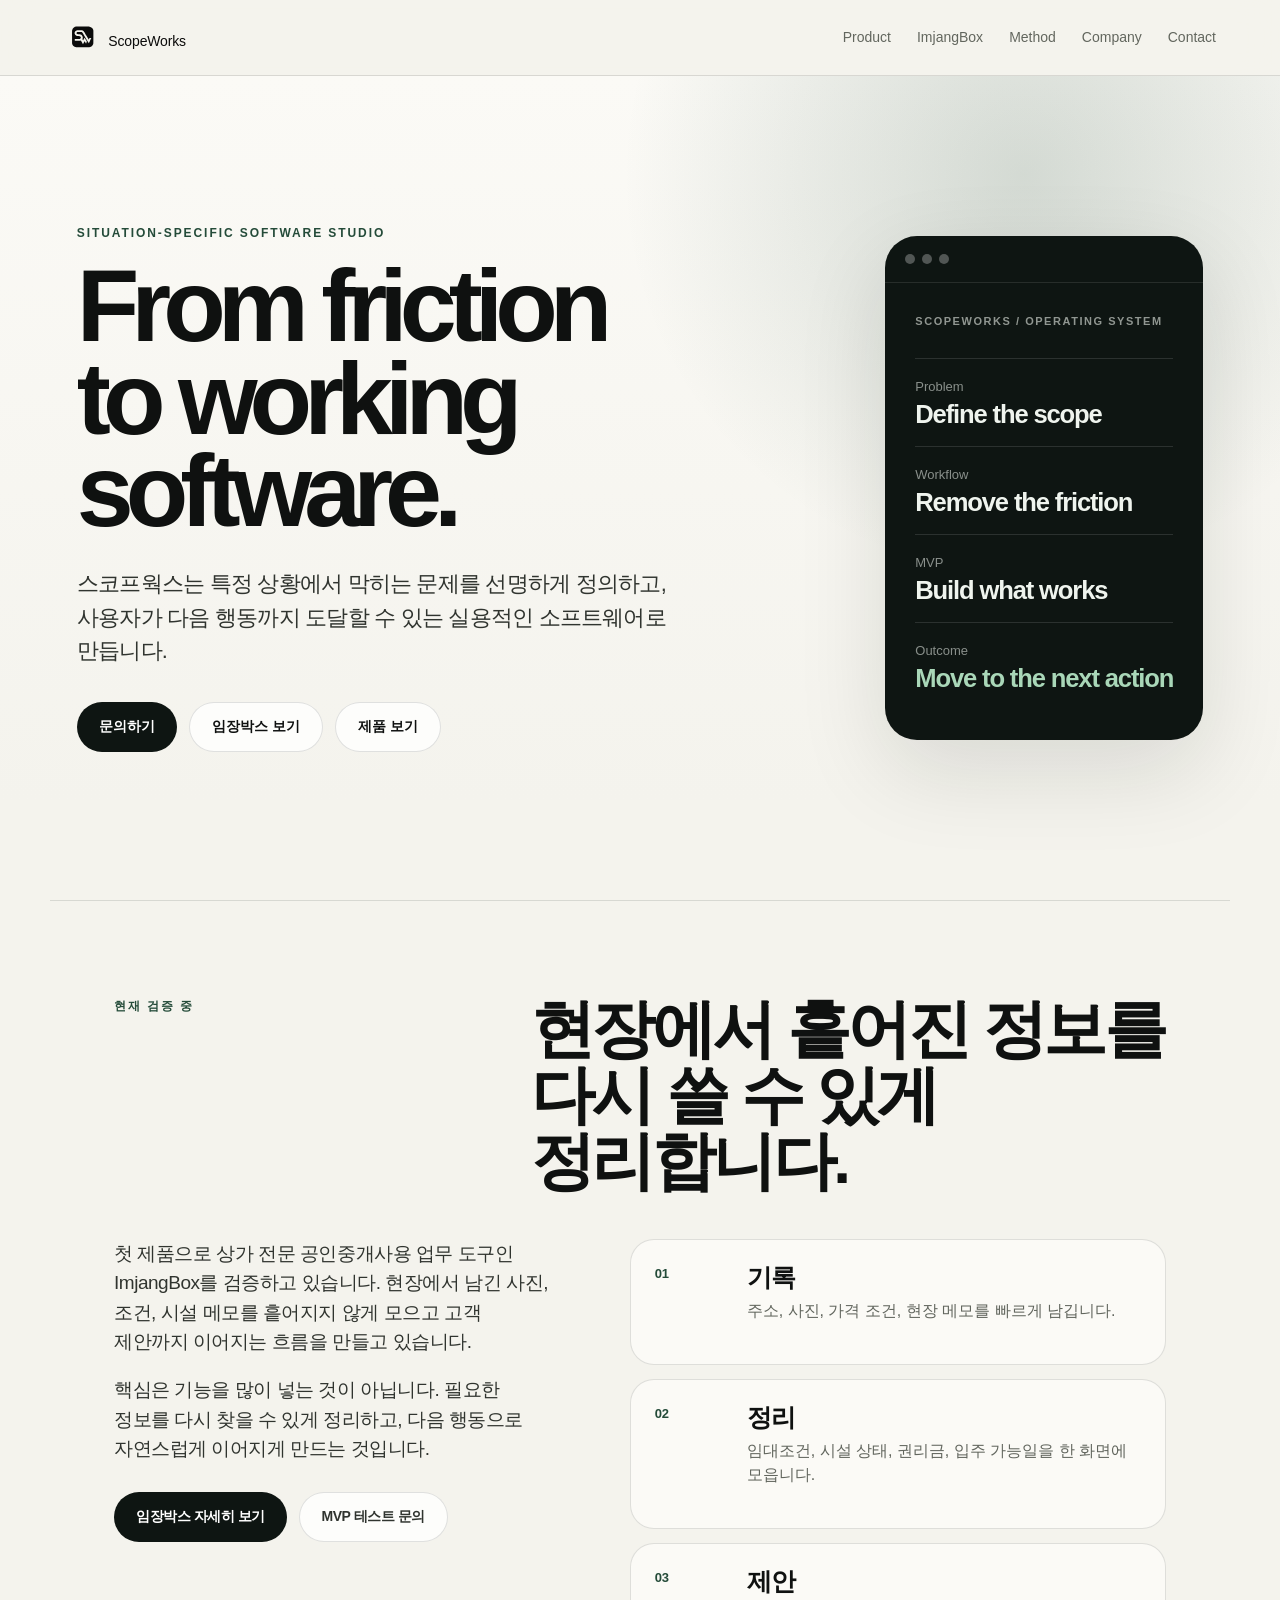
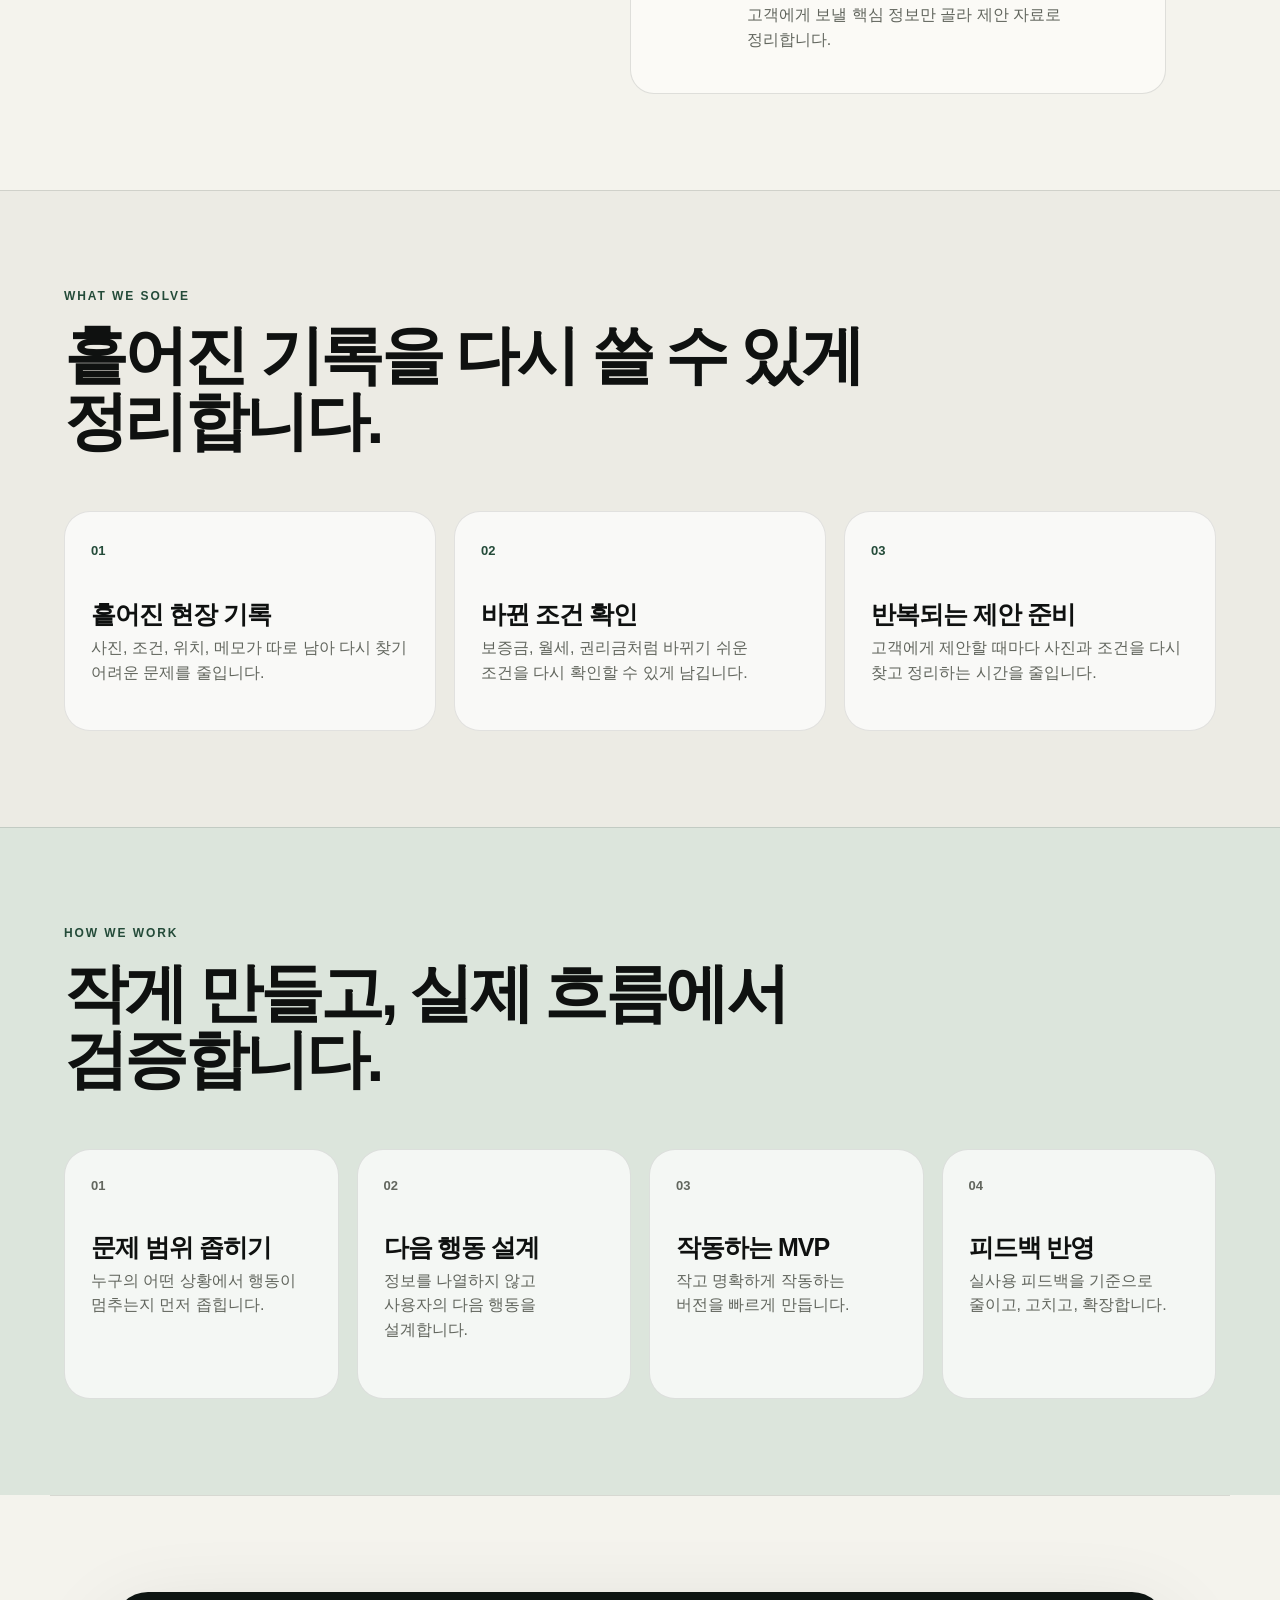
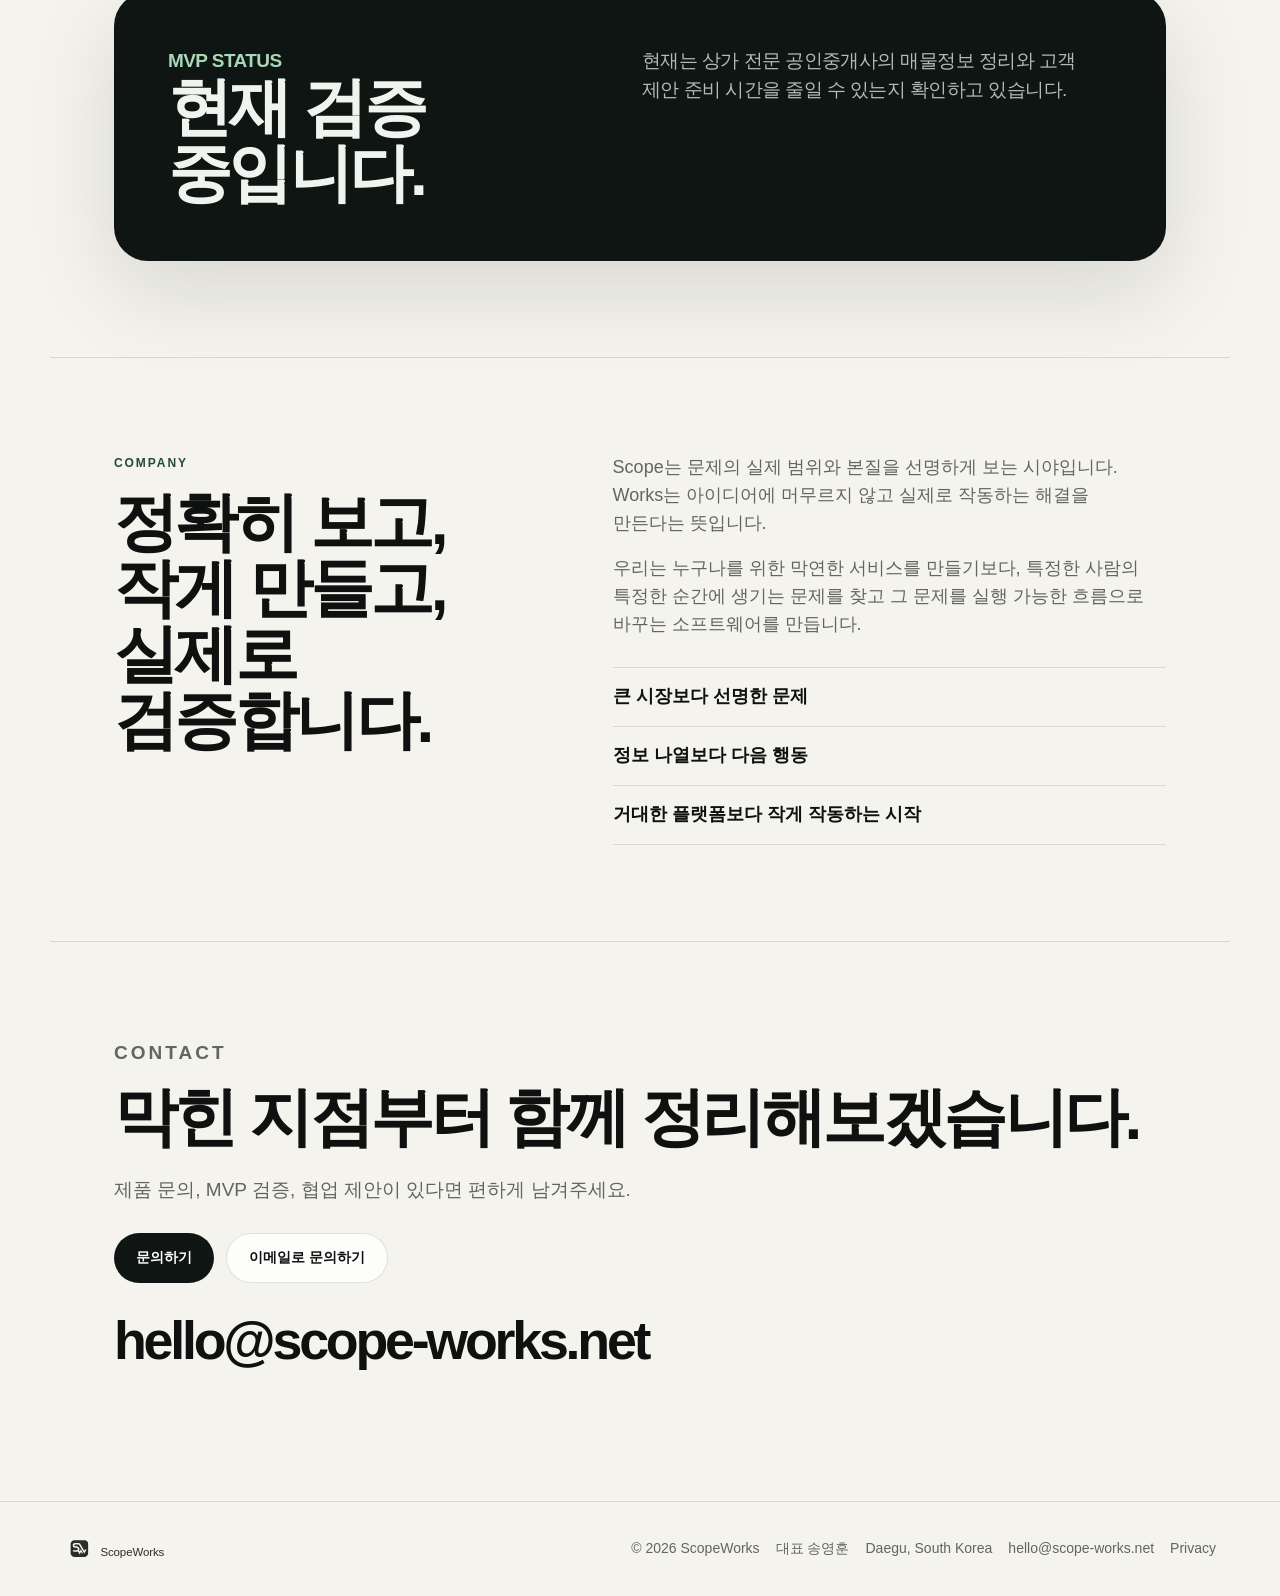
<file: index.html>
<!doctype html>
<html lang="ko">
<head>
  <meta charset="utf-8" />
  <meta name="viewport" content="width=device-width, initial-scale=1" />

  <title>ScopeWorks | 상황 특화형 소프트웨어 스튜디오</title>
  <meta name="description" content="ScopeWorks는 특정 상황에서 막히는 문제를 선명하게 정의하고, 실제로 작동하는 MVP와 디지털 서비스를 만듭니다." />
  <meta name="theme-color" content="#0E1512" />

  <link rel="canonical" href="https://scope-works.net/" />
  <link rel="icon" href="/favicon.ico" sizes="any" />
  <link rel="icon" href="/favicon.svg" type="image/svg+xml" />
  <link rel="icon" type="image/png" sizes="32x32" href="/favicon-32x32.png" />
  <link rel="icon" type="image/png" sizes="192x192" href="/favicon-192x192.png" />
  <link rel="apple-touch-icon" href="/apple-touch-icon.png" />
  <link rel="manifest" href="/site.webmanifest" />

  <meta property="og:site_name" content="ScopeWorks" />
  <meta property="og:title" content="ScopeWorks | 상황 특화형 소프트웨어 스튜디오" />
  <meta property="og:description" content="특정 상황에서 막히는 문제를 선명하게 정의하고, 실제로 작동하는 MVP와 디지털 서비스를 만듭니다." />
  <meta property="og:type" content="website" />
  <meta property="og:url" content="https://scope-works.net/" />
  <meta property="og:image" content="https://scope-works.net/og-image.png" />
  <meta property="og:image:width" content="1200" />
  <meta property="og:image:height" content="630" />

  <meta name="twitter:card" content="summary_large_image" />
  <meta name="twitter:title" content="ScopeWorks | 상황 특화형 소프트웨어 스튜디오" />
  <meta name="twitter:description" content="특정 상황의 문제를 작게 정의하고, 실제로 작동하는 소프트웨어로 만듭니다." />
  <meta name="twitter:image" content="https://scope-works.net/og-image.png" />

  <link rel="stylesheet" href="/style-v3.css?v=20260609b" />
</head>
<body>
  <header class="site-header">
    <a class="wordmark" href="#top" aria-label="ScopeWorks home"><img src="/logo.svg" alt="ScopeWorks" /></a>
    <nav class="nav" aria-label="Primary navigation">
      <a class="optional" href="#product">Product</a>
      <a href="/imjangbox/">ImjangBox</a>
      <a class="optional" href="#method">Method</a>
      <a class="optional" href="#company">Company</a>
      <a href="#contact">Contact</a>
    </nav>
  </header>

  <main id="top">
    <section class="hero">
      <div class="hero-copy">
        <p class="eyebrow">Situation-Specific Software Studio</p>
        <h1>From friction<br />to working software.</h1>
        <p class="hero-text">
          스코프웍스는 특정 상황에서 막히는 문제를 선명하게 정의하고,
          사용자가 다음 행동까지 도달할 수 있는 실용적인 소프트웨어로 만듭니다.
        </p>
        <div class="actions">
          <a class="button primary" href="https://docs.google.com/forms/d/e/1FAIpQLSdA_9wyBIyGk60wJMkXWA0QZ81RhQ4heFFH1GMJtZ8MtcViuQ/viewform?usp=sharing&amp;ouid=108030737834910059226" target="_blank" rel="noopener">문의하기</a>
          <a class="button ghost" href="/imjangbox/">임장박스 보기</a>
          <a class="button ghost" href="#product">제품 보기</a>
        </div>
      </div>

      <aside class="hero-panel" aria-label="ScopeWorks operating principles">
        <div class="panel-top">
          <span></span><span></span><span></span>
        </div>
        <div class="panel-body">
          <p class="panel-label">SCOPEWORKS / OPERATING SYSTEM</p>
          <div class="flow-line"><span>Problem</span><strong>Define the scope</strong></div>
          <div class="flow-line"><span>Workflow</span><strong>Remove the friction</strong></div>
          <div class="flow-line"><span>MVP</span><strong>Build what works</strong></div>
          <div class="flow-line active"><span>Outcome</span><strong>Move to the next action</strong></div>
        </div>
      </aside>
    </section>

    <section id="product" class="product">
      <div class="section-heading">
        <p class="eyebrow">현재 검증 중</p>
        <h2>현장에서 흩어진 정보를 다시 쓸 수 있게 정리합니다.</h2>
      </div>
      <div class="product-grid">
        <div class="product-copy">
          <p>
            첫 제품으로 상가 전문 공인중개사용 업무 도구인 ImjangBox를 검증하고 있습니다.
            현장에서 남긴 사진, 조건, 시설 메모를 흩어지지 않게 모으고 고객 제안까지 이어지는 흐름을 만들고 있습니다.
          </p>
          <p>
            핵심은 기능을 많이 넣는 것이 아닙니다. 필요한 정보를 다시 찾을 수 있게 정리하고, 다음 행동으로 자연스럽게 이어지게 만드는 것입니다.
          </p>
          <div class="actions product-actions">
            <a class="button primary" href="/imjangbox/">임장박스 자세히 보기</a>
            <a class="button ghost" href="https://docs.google.com/forms/d/e/1FAIpQLSdA_9wyBIyGk60wJMkXWA0QZ81RhQ4heFFH1GMJtZ8MtcViuQ/viewform?usp=sharing&amp;ouid=108030737834910059226" target="_blank" rel="noopener">MVP 테스트 문의</a>
          </div>
        </div>
        <div class="stack">
          <article><span>01</span><div><h3>기록</h3><p>주소, 사진, 가격 조건, 현장 메모를 빠르게 남깁니다.</p></div></article>
          <article><span>02</span><div><h3>정리</h3><p>임대조건, 시설 상태, 권리금, 입주 가능일을 한 화면에 모읍니다.</p></div></article>
          <article><span>03</span><div><h3>제안</h3><p>고객에게 보낼 핵심 정보만 골라 제안 자료로 정리합니다.</p></div></article>
        </div>
      </div>
    </section>

    <section class="solve" aria-labelledby="solve-title">
      <div class="solve-inner">
        <div class="section-heading compact">
          <p class="eyebrow">What we solve</p>
          <h2 id="solve-title">흩어진 기록을 다시 쓸 수 있게 정리합니다.</h2>
        </div>
        <div class="solve-grid">
          <article><span>01</span><h3>흩어진 현장 기록</h3><p>사진, 조건, 위치, 메모가 따로 남아 다시 찾기 어려운 문제를 줄입니다.</p></article>
          <article><span>02</span><h3>바뀐 조건 확인</h3><p>보증금, 월세, 권리금처럼 바뀌기 쉬운 조건을 다시 확인할 수 있게 남깁니다.</p></article>
          <article><span>03</span><h3>반복되는 제안 준비</h3><p>고객에게 제안할 때마다 사진과 조건을 다시 찾고 정리하는 시간을 줄입니다.</p></article>
        </div>
      </div>
    </section>

    <section id="method" class="method">
      <div class="method-inner">
        <div class="section-heading compact">
          <p class="eyebrow">How we work</p>
          <h2>작게 만들고, 실제 흐름에서 검증합니다.</h2>
        </div>
        <div class="method-grid">
          <article><p class="number">01</p><h3>문제 범위 좁히기</h3><p>누구의 어떤 상황에서 행동이 멈추는지 먼저 좁힙니다.</p></article>
          <article><p class="number">02</p><h3>다음 행동 설계</h3><p>정보를 나열하지 않고 사용자의 다음 행동을 설계합니다.</p></article>
          <article><p class="number">03</p><h3>작동하는 MVP</h3><p>작고 명확하게 작동하는 버전을 빠르게 만듭니다.</p></article>
          <article><p class="number">04</p><h3>피드백 반영</h3><p>실사용 피드백을 기준으로 줄이고, 고치고, 확장합니다.</p></article>
        </div>
      </div>
    </section>

    <section class="status-section" aria-labelledby="status-title">
      <div class="status-card">
        <div>
          <p class="eyebrow">MVP Status</p>
          <h2 id="status-title">현재 검증 중입니다.</h2>
        </div>
        <p>
          현재는 상가 전문 공인중개사의 매물정보 정리와 고객 제안 준비 시간을 줄일 수 있는지 확인하고 있습니다.
        </p>
      </div>
    </section>

    <section id="company" class="company">
      <div class="company-statement">
        <p class="eyebrow">Company</p>
        <h2>정확히 보고, 작게 만들고, 실제로 검증합니다.</h2>
      </div>
      <div class="company-copy">
        <p>
          Scope는 문제의 실제 범위와 본질을 선명하게 보는 시야입니다.
          Works는 아이디어에 머무르지 않고 실제로 작동하는 해결을 만든다는 뜻입니다.
        </p>
        <p>
          우리는 누구나를 위한 막연한 서비스를 만들기보다, 특정한 사람의 특정한 순간에 생기는 문제를 찾고
          그 문제를 실행 가능한 흐름으로 바꾸는 소프트웨어를 만듭니다.
        </p>
        <ul>
          <li>큰 시장보다 선명한 문제</li>
          <li>정보 나열보다 다음 행동</li>
          <li>거대한 플랫폼보다 작게 작동하는 시작</li>
        </ul>
      </div>
    </section>

    <section id="contact" class="contact">
      <p class="eyebrow">Contact</p>
      <h2>막힌 지점부터 함께 정리해보겠습니다.</h2>
      <p>제품 문의, MVP 검증, 협업 제안이 있다면 편하게 남겨주세요.</p>
      <div class="contact-actions">
        <a class="button primary" href="https://docs.google.com/forms/d/e/1FAIpQLSdA_9wyBIyGk60wJMkXWA0QZ81RhQ4heFFH1GMJtZ8MtcViuQ/viewform?usp=sharing&amp;ouid=108030737834910059226" target="_blank" rel="noopener">문의하기</a>
        <a class="button ghost" href="mailto:hello@scope-works.net">이메일로 문의하기</a>
      </div>
      <a class="email" href="mailto:hello@scope-works.net">hello@scope-works.net</a>
    </section>
  </main>

  <footer class="footer">
    <a class="footer-brand" href="#top" aria-label="ScopeWorks home"><img src="/logo.svg" alt="ScopeWorks" /></a>
    <div class="footer-meta">
      <span>© 2026 ScopeWorks</span>
      <span>대표 송영훈</span>
      <span>Daegu, South Korea</span>
      <a href="mailto:hello@scope-works.net">hello@scope-works.net</a>
      <a href="/privacy.html">Privacy</a>
    </div>
  </footer>
</body>
</html>
</file>
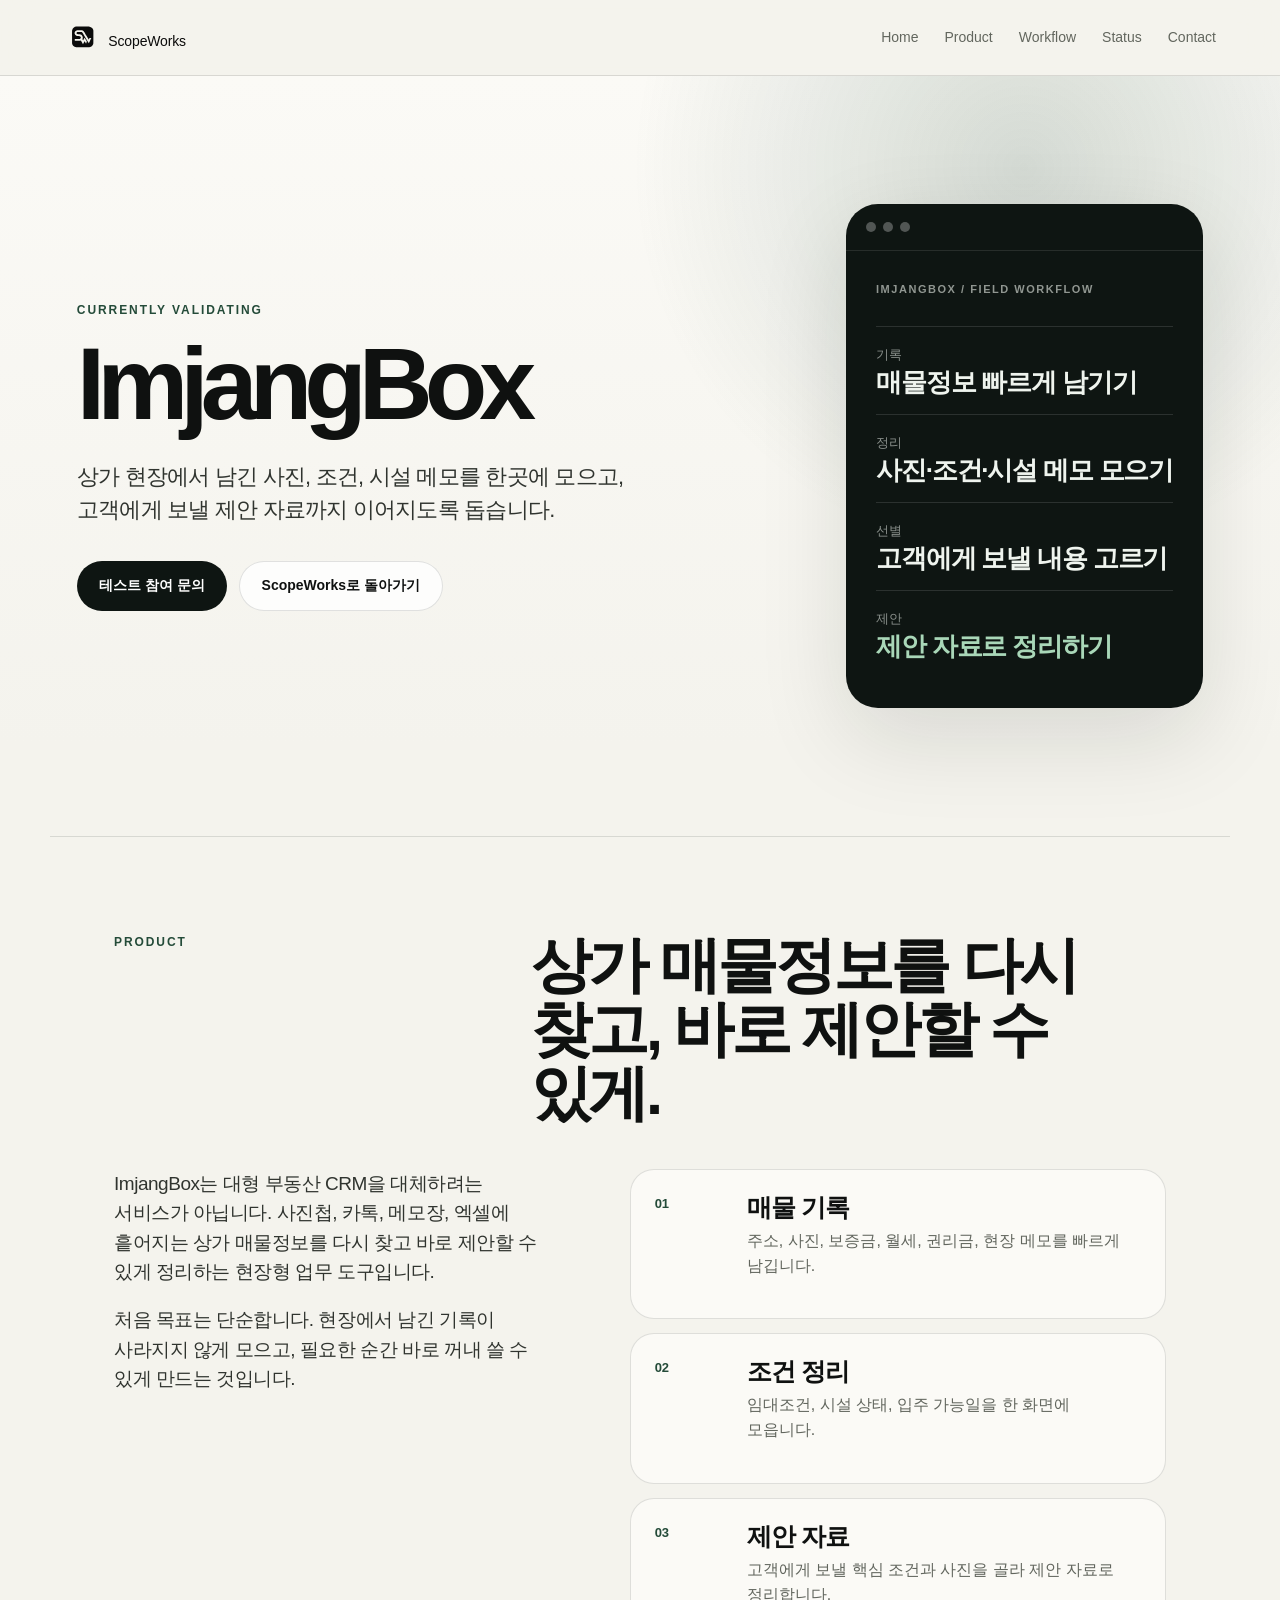
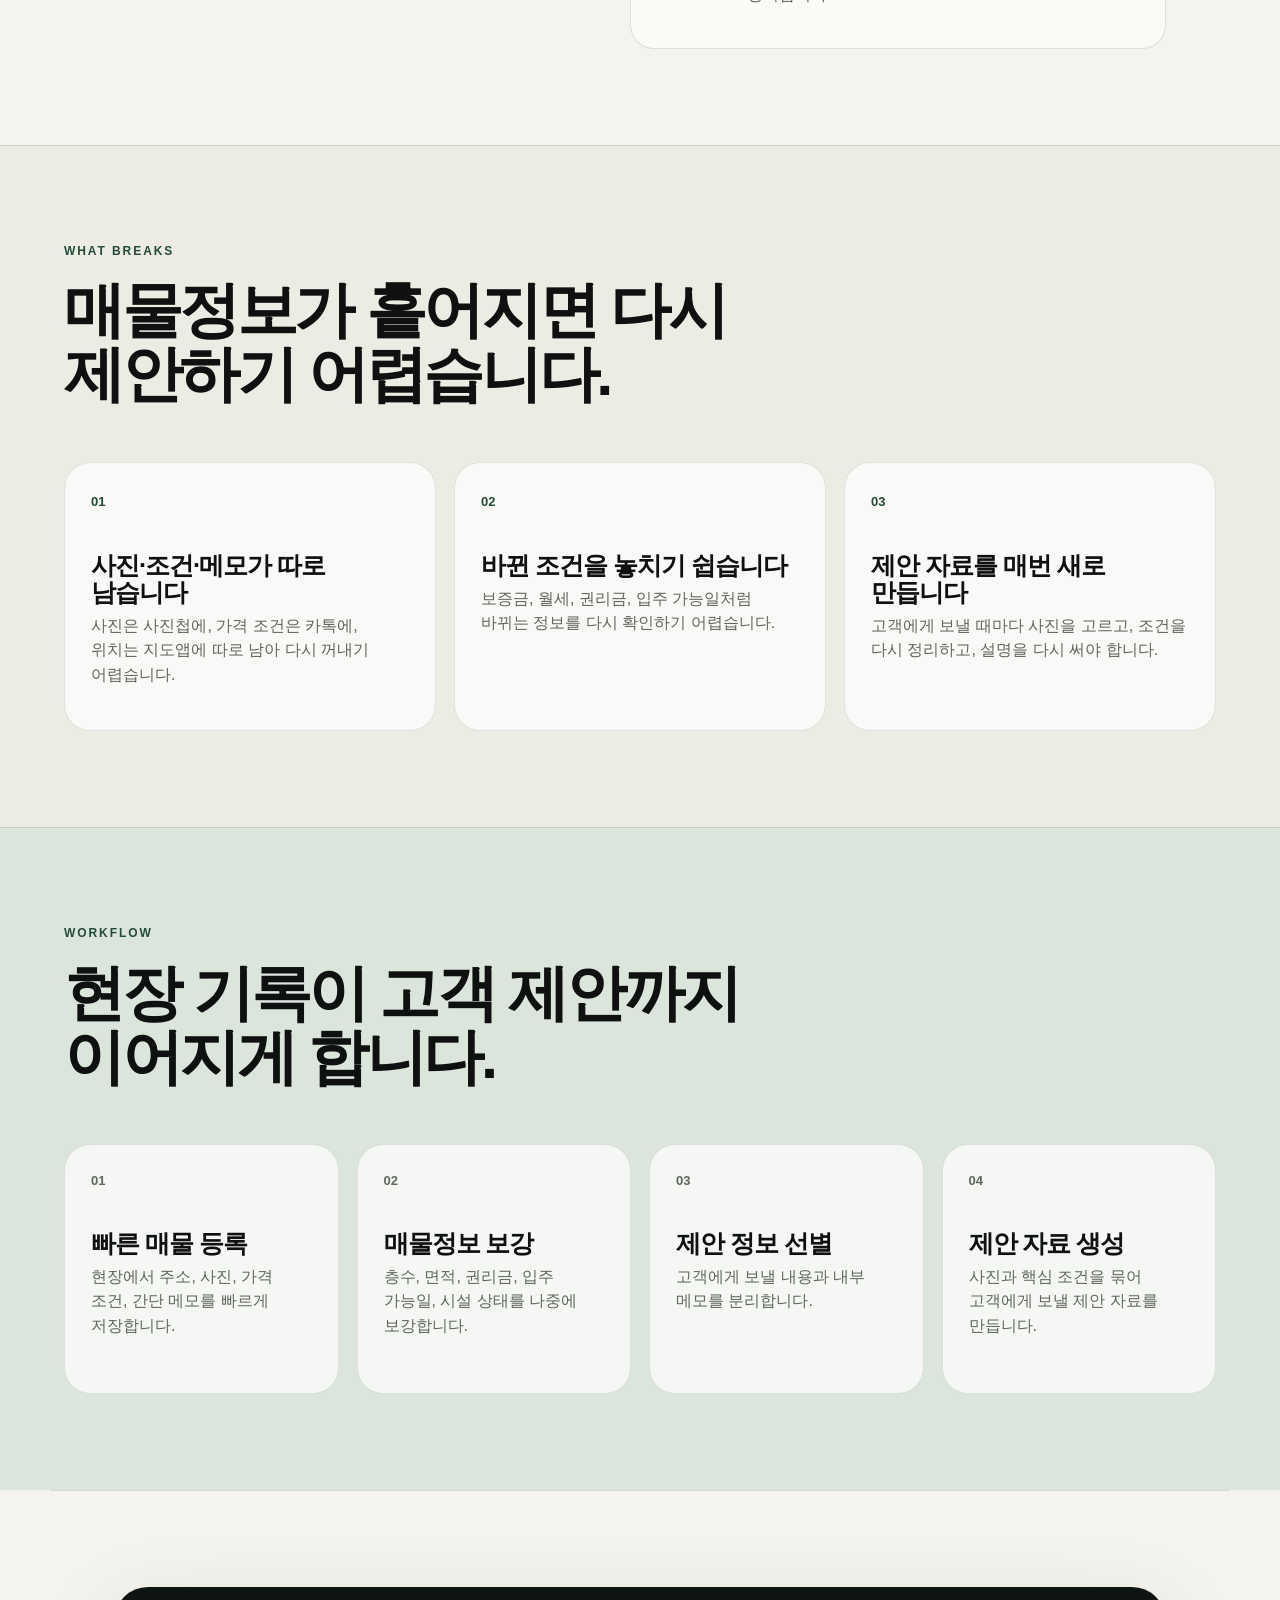
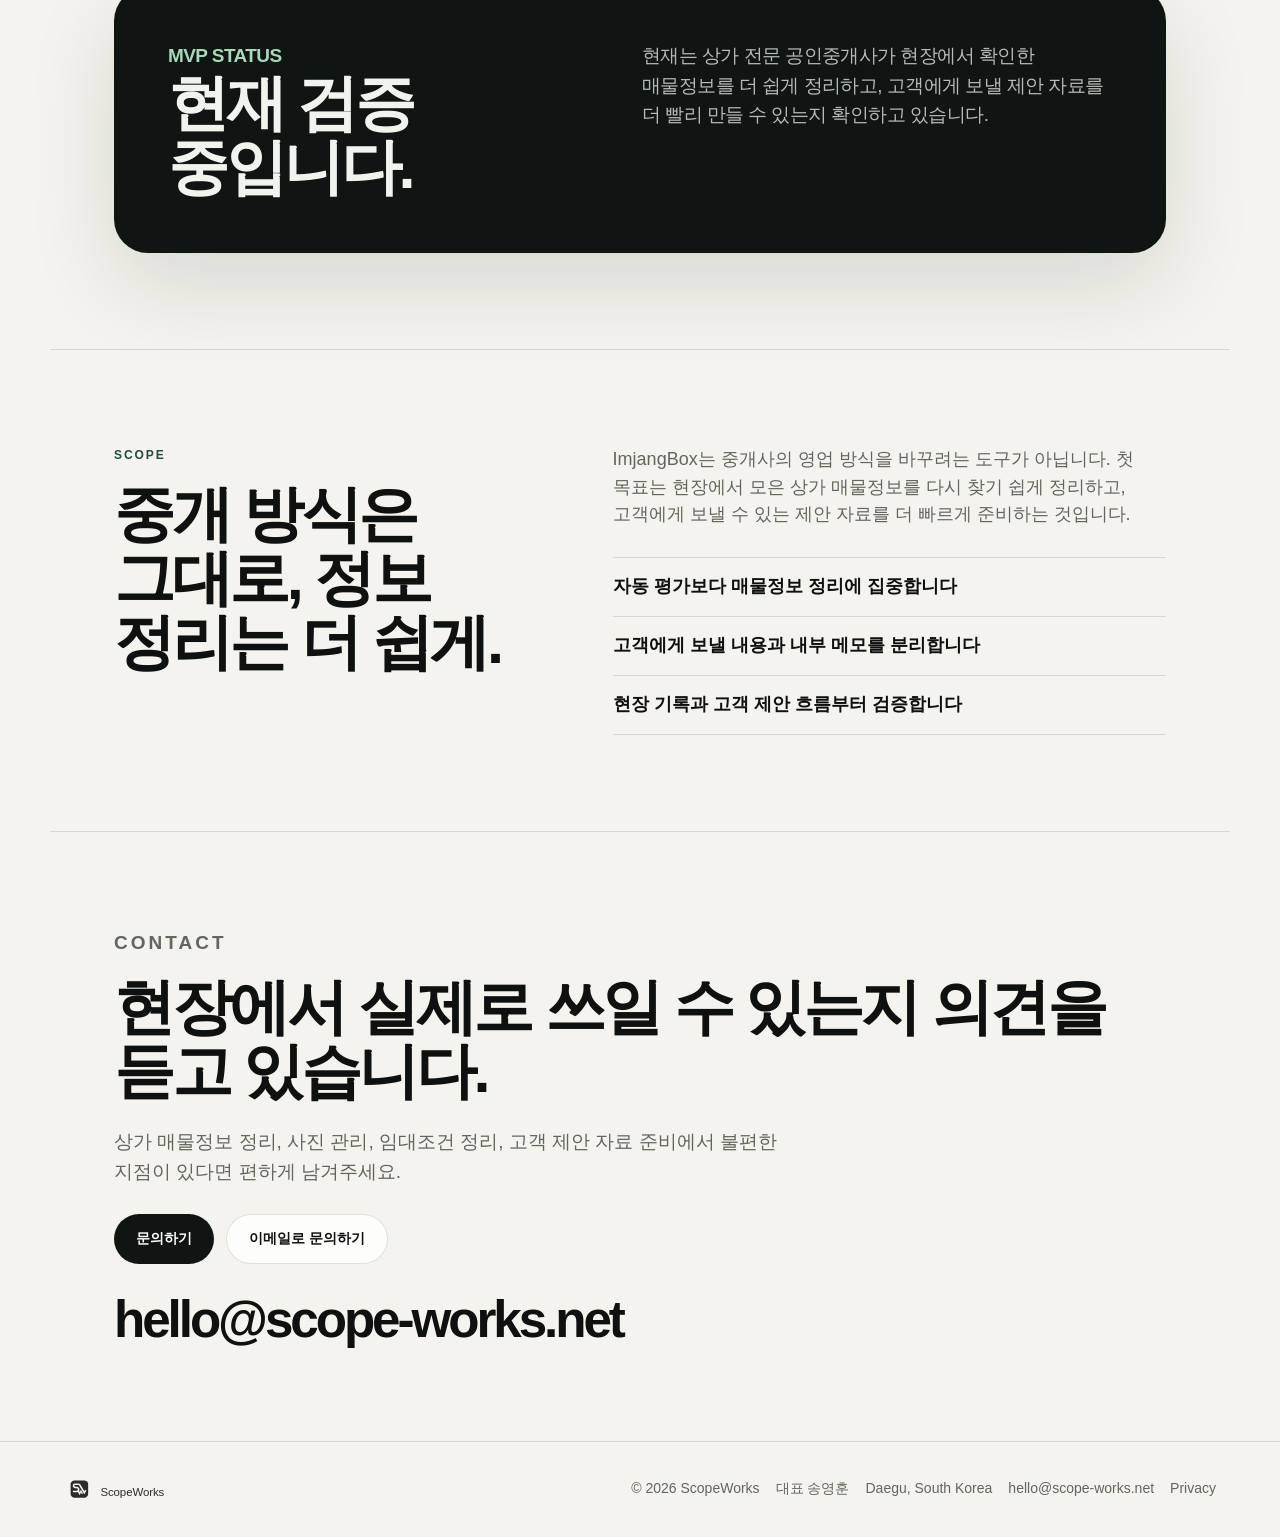
<file: imjangbox/index.html>
<!doctype html>
<html lang="ko">
<head>
  <meta charset="utf-8" />
  <meta name="viewport" content="width=device-width, initial-scale=1" />

  <title>ImjangBox | 상가 매물정보 정리·고객 제안 도구</title>
  <meta name="description" content="ImjangBox는 상가 전문 공인중개사가 현장에서 확인한 매물정보를 한곳에 정리하고, 고객에게 보낼 제안 자료까지 빠르게 준비할 수 있도록 돕습니다." />
  <meta name="theme-color" content="#0E1512" />

  <link rel="canonical" href="https://scope-works.net/imjangbox/" />
  <link rel="icon" href="/favicon.ico" sizes="any" />
  <link rel="icon" href="/favicon.svg" type="image/svg+xml" />
  <link rel="icon" type="image/png" sizes="32x32" href="/favicon-32x32.png" />
  <link rel="icon" type="image/png" sizes="192x192" href="/favicon-192x192.png" />
  <link rel="apple-touch-icon" href="/apple-touch-icon.png" />
  <link rel="manifest" href="/site.webmanifest" />

  <meta property="og:site_name" content="ScopeWorks" />
  <meta property="og:title" content="ImjangBox | 상가 매물정보를 고객 제안 자료로" />
  <meta property="og:description" content="현장에서 남긴 매물정보를 정리하고 고객에게 보낼 제안 자료까지 빠르게 준비합니다." />
  <meta property="og:type" content="website" />
  <meta property="og:url" content="https://scope-works.net/imjangbox/" />
  <meta property="og:image" content="https://scope-works.net/imjangbox/og-image.png" />
  <meta property="og:image:width" content="1200" />
  <meta property="og:image:height" content="630" />

  <meta name="twitter:card" content="summary_large_image" />
  <meta name="twitter:title" content="ImjangBox by ScopeWorks" />
  <meta name="twitter:description" content="상가 매물정보를 고객 제안 자료로 정리합니다." />
  <meta name="twitter:image" content="https://scope-works.net/imjangbox/og-image.png" />

  <link rel="stylesheet" href="/style-v3.css?v=20260609b" />
</head>
<body class="product-page imjangbox-page">
  <header class="site-header">
    <a class="wordmark" href="/" aria-label="ScopeWorks home"><img src="/logo.svg" alt="ScopeWorks" /></a>
    <nav class="nav" aria-label="Product navigation">
      <a href="/">Home</a>
      <a class="optional" href="#product">Product</a>
      <a class="optional" href="#method">Workflow</a>
      <a class="optional" href="#status">Status</a>
      <a href="#contact">Contact</a>
    </nav>
  </header>

  <main id="top">
    <section class="hero product-hero">
      <div class="hero-copy">
        <p class="eyebrow">Currently validating</p>
        <h1>ImjangBox</h1>
        <p class="hero-text">
          상가 현장에서 남긴 사진, 조건, 시설 메모를 한곳에 모으고,
          고객에게 보낼 제안 자료까지 이어지도록 돕습니다.
        </p>
        <div class="actions">
          <a class="button primary" href="https://docs.google.com/forms/d/e/1FAIpQLSdA_9wyBIyGk60wJMkXWA0QZ81RhQ4heFFH1GMJtZ8MtcViuQ/viewform?usp=sharing&amp;ouid=108030737834910059226" target="_blank" rel="noopener">테스트 참여 문의</a>
          <a class="button ghost" href="/">ScopeWorks로 돌아가기</a>
        </div>
      </div>

      <aside class="hero-panel" aria-label="ImjangBox workflow">
        <div class="panel-top">
          <span></span><span></span><span></span>
        </div>
        <div class="panel-body">
          <p class="panel-label">IMJANGBOX / FIELD WORKFLOW</p>
          <div class="flow-line"><span>기록</span><strong>매물정보 빠르게 남기기</strong></div>
          <div class="flow-line"><span>정리</span><strong>사진·조건·시설 메모 모으기</strong></div>
          <div class="flow-line"><span>선별</span><strong>고객에게 보낼 내용 고르기</strong></div>
          <div class="flow-line active"><span>제안</span><strong>제안 자료로 정리하기</strong></div>
        </div>
      </aside>
    </section>

    <section id="product" class="product">
      <div class="section-heading">
        <p class="eyebrow">Product</p>
        <h2>상가 매물정보를 다시 찾고, 바로 제안할 수 있게.</h2>
      </div>
      <div class="product-grid">
        <div class="product-copy">
          <p>
            ImjangBox는 대형 부동산 CRM을 대체하려는 서비스가 아닙니다.
            사진첩, 카톡, 메모장, 엑셀에 흩어지는 상가 매물정보를 다시 찾고 바로 제안할 수 있게 정리하는 현장형 업무 도구입니다.
          </p>
          <p>
            처음 목표는 단순합니다. 현장에서 남긴 기록이 사라지지 않게 모으고, 필요한 순간 바로 꺼내 쓸 수 있게 만드는 것입니다.
          </p>
        </div>
        <div class="stack">
          <article><span>01</span><div><h3>매물 기록</h3><p>주소, 사진, 보증금, 월세, 권리금, 현장 메모를 빠르게 남깁니다.</p></div></article>
          <article><span>02</span><div><h3>조건 정리</h3><p>임대조건, 시설 상태, 입주 가능일을 한 화면에 모읍니다.</p></div></article>
          <article><span>03</span><div><h3>제안 자료</h3><p>고객에게 보낼 핵심 조건과 사진을 골라 제안 자료로 정리합니다.</p></div></article>
        </div>
      </div>
    </section>

    <section class="solve" aria-labelledby="solve-title">
      <div class="solve-inner">
        <div class="section-heading compact">
          <p class="eyebrow">What breaks</p>
          <h2 id="solve-title">매물정보가 흩어지면 다시 제안하기 어렵습니다.</h2>
        </div>
        <div class="solve-grid">
          <article><span>01</span><h3>사진·조건·메모가 따로 남습니다</h3><p>사진은 사진첩에, 가격 조건은 카톡에, 위치는 지도앱에 따로 남아 다시 꺼내기 어렵습니다.</p></article>
          <article><span>02</span><h3>바뀐 조건을 놓치기 쉽습니다</h3><p>보증금, 월세, 권리금, 입주 가능일처럼 바뀌는 정보를 다시 확인하기 어렵습니다.</p></article>
          <article><span>03</span><h3>제안 자료를 매번 새로 만듭니다</h3><p>고객에게 보낼 때마다 사진을 고르고, 조건을 다시 정리하고, 설명을 다시 써야 합니다.</p></article>
        </div>
      </div>
    </section>

    <section id="method" class="method">
      <div class="method-inner">
        <div class="section-heading compact">
          <p class="eyebrow">Workflow</p>
          <h2>현장 기록이 고객 제안까지 이어지게 합니다.</h2>
        </div>
        <div class="method-grid">
          <article><p class="number">01</p><h3>빠른 매물 등록</h3><p>현장에서 주소, 사진, 가격 조건, 간단 메모를 빠르게 저장합니다.</p></article>
          <article><p class="number">02</p><h3>매물정보 보강</h3><p>층수, 면적, 권리금, 입주 가능일, 시설 상태를 나중에 보강합니다.</p></article>
          <article><p class="number">03</p><h3>제안 정보 선별</h3><p>고객에게 보낼 내용과 내부 메모를 분리합니다.</p></article>
          <article><p class="number">04</p><h3>제안 자료 생성</h3><p>사진과 핵심 조건을 묶어 고객에게 보낼 제안 자료를 만듭니다.</p></article>
        </div>
      </div>
    </section>

    <section id="status" class="status-section" aria-labelledby="status-title">
      <div class="status-card">
        <div>
          <p class="eyebrow">MVP Status</p>
          <h2 id="status-title">현재 검증 중입니다.</h2>
        </div>
        <p>
          현재는 상가 전문 공인중개사가 현장에서 확인한 매물정보를 더 쉽게 정리하고,
          고객에게 보낼 제안 자료를 더 빨리 만들 수 있는지 확인하고 있습니다.
        </p>
      </div>
    </section>

    <section class="company" aria-labelledby="not-title">
      <div class="company-statement">
        <p class="eyebrow">Scope</p>
        <h2 id="not-title">중개 방식은 그대로, 정보 정리는 더 쉽게.</h2>
      </div>
      <div class="company-copy">
        <p>
          ImjangBox는 중개사의 영업 방식을 바꾸려는 도구가 아닙니다.
          첫 목표는 현장에서 모은 상가 매물정보를 다시 찾기 쉽게 정리하고,
          고객에게 보낼 수 있는 제안 자료를 더 빠르게 준비하는 것입니다.
        </p>
        <ul>
          <li>자동 평가보다 매물정보 정리에 집중합니다</li>
          <li>고객에게 보낼 내용과 내부 메모를 분리합니다</li>
          <li>현장 기록과 고객 제안 흐름부터 검증합니다</li>
        </ul>
      </div>
    </section>

    <section id="contact" class="contact product-contact">
      <p class="eyebrow">Contact</p>
      <h2>현장에서 실제로 쓰일 수 있는지 의견을 듣고 있습니다.</h2>
      <p>
        상가 매물정보 정리, 사진 관리, 임대조건 정리, 고객 제안 자료 준비에서 불편한 지점이 있다면 편하게 남겨주세요.
      </p>
      <div class="contact-actions">
        <a class="button primary" href="https://docs.google.com/forms/d/e/1FAIpQLSdA_9wyBIyGk60wJMkXWA0QZ81RhQ4heFFH1GMJtZ8MtcViuQ/viewform?usp=sharing&amp;ouid=108030737834910059226" target="_blank" rel="noopener">문의하기</a>
        <a class="button ghost" href="mailto:hello@scope-works.net">이메일로 문의하기</a>
      </div>
      <a class="email" href="mailto:hello@scope-works.net">hello@scope-works.net</a>
    </section>
  </main>

  <footer class="footer">
    <a class="footer-brand" href="/" aria-label="ScopeWorks home"><img src="/logo.svg" alt="ScopeWorks" /></a>
    <div class="footer-meta">
      <span>© 2026 ScopeWorks</span>
      <span>대표 송영훈</span>
      <span>Daegu, South Korea</span>
      <a href="mailto:hello@scope-works.net">hello@scope-works.net</a>
      <a href="/privacy.html">Privacy</a>
    </div>
  </footer>
</body>
</html>
</file>
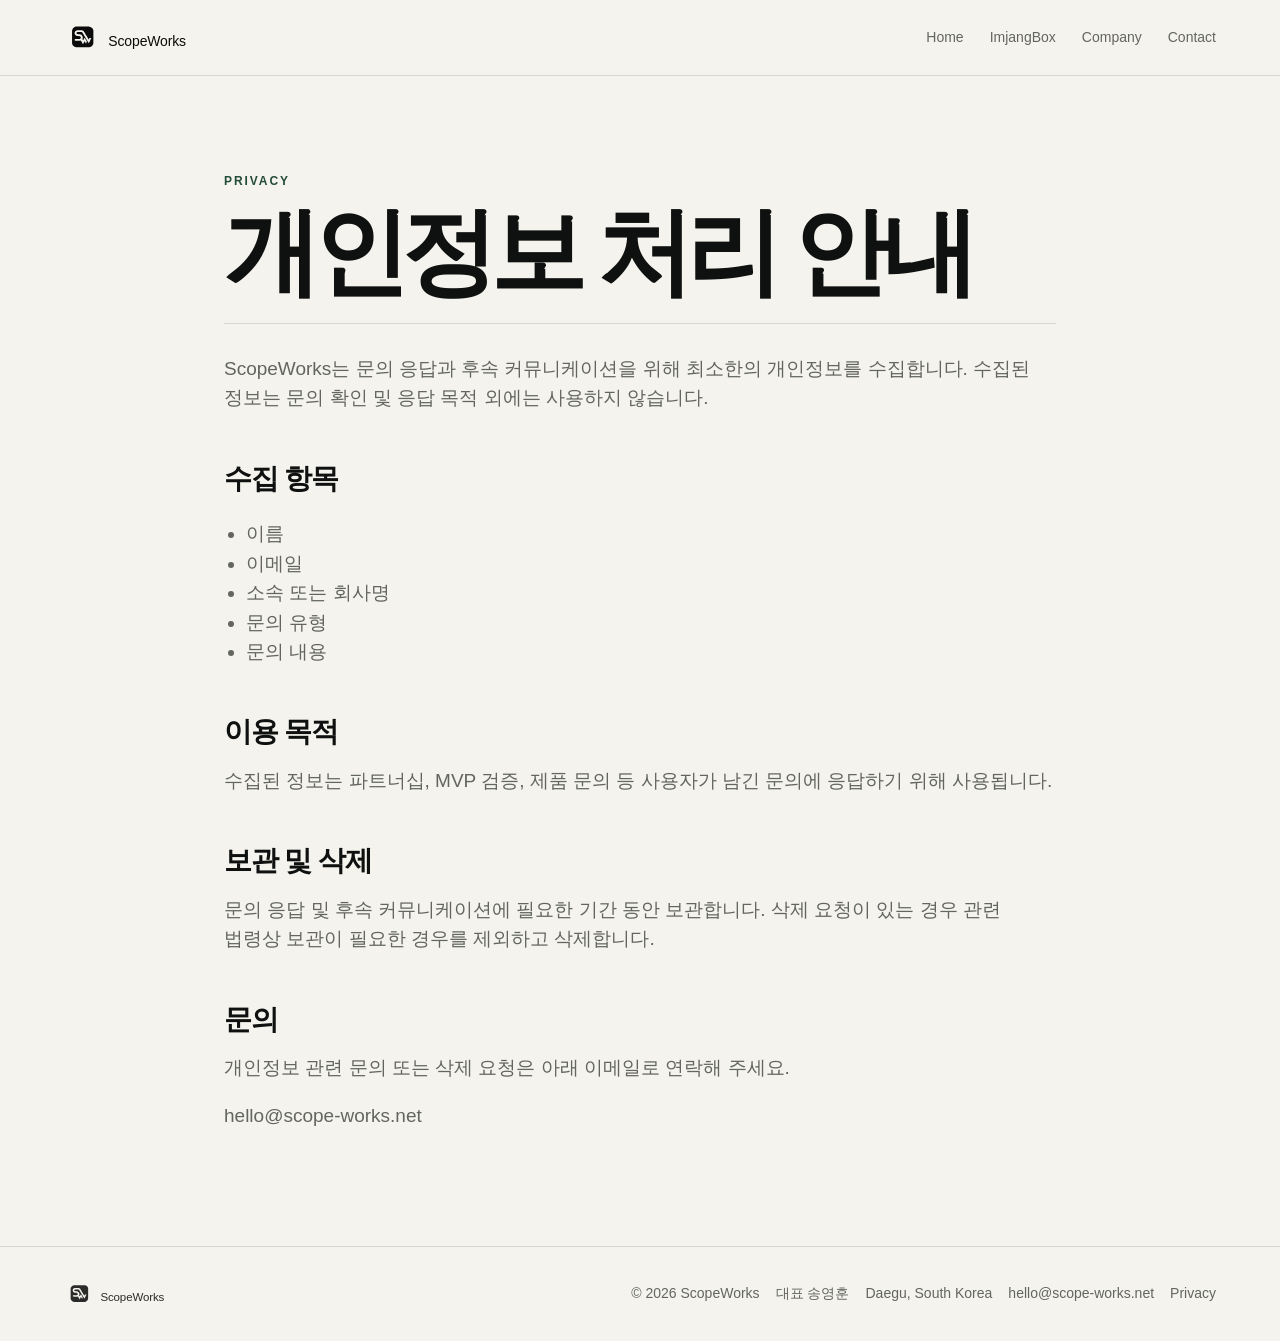
<file: privacy.html>
<!doctype html>
<html lang="ko">
<head>
  <meta charset="utf-8" />
  <meta name="viewport" content="width=device-width, initial-scale=1" />
  <title>개인정보 처리 안내 | ScopeWorks</title>
  <meta name="description" content="ScopeWorks 문의 응답을 위한 개인정보 처리 안내입니다." />
  <meta name="theme-color" content="#0E1512" />
  <link rel="canonical" href="https://scope-works.net/privacy.html" />
  <link rel="icon" href="/favicon.ico" sizes="any" />
  <link rel="icon" href="/favicon.svg" type="image/svg+xml" />
  <link rel="icon" type="image/png" sizes="32x32" href="/favicon-32x32.png" />
  <link rel="apple-touch-icon" href="/apple-touch-icon.png" />
  <link rel="stylesheet" href="/style-v3.css?v=20260609b" />
</head>
<body>
  <header class="site-header">
    <a class="wordmark" href="/" aria-label="ScopeWorks home"><img src="/logo.svg" alt="ScopeWorks" /></a>
    <nav class="nav" aria-label="Primary navigation">
      <a href="/">Home</a>
      <a href="/imjangbox/">ImjangBox</a>
      <a href="/#company">Company</a>
      <a href="/#contact">Contact</a>
    </nav>
  </header>

  <main class="privacy-main">
    <p class="eyebrow">Privacy</p>
    <h1>개인정보 처리 안내</h1>
    <section class="privacy-body">
      <p>
        ScopeWorks는 문의 응답과 후속 커뮤니케이션을 위해 최소한의 개인정보를 수집합니다.
        수집된 정보는 문의 확인 및 응답 목적 외에는 사용하지 않습니다.
      </p>

      <h2>수집 항목</h2>
      <ul>
        <li>이름</li>
        <li>이메일</li>
        <li>소속 또는 회사명</li>
        <li>문의 유형</li>
        <li>문의 내용</li>
      </ul>

      <h2>이용 목적</h2>
      <p>수집된 정보는 파트너십, MVP 검증, 제품 문의 등 사용자가 남긴 문의에 응답하기 위해 사용됩니다.</p>

      <h2>보관 및 삭제</h2>
      <p>
        문의 응답 및 후속 커뮤니케이션에 필요한 기간 동안 보관합니다.
        삭제 요청이 있는 경우 관련 법령상 보관이 필요한 경우를 제외하고 삭제합니다.
      </p>

      <h2>문의</h2>
      <p>개인정보 관련 문의 또는 삭제 요청은 아래 이메일로 연락해 주세요.</p>
      <p><a href="mailto:hello@scope-works.net">hello@scope-works.net</a></p>
    </section>
  </main>

  <footer class="footer">
    <a class="footer-brand" href="/" aria-label="ScopeWorks home"><img src="/logo.svg" alt="ScopeWorks" /></a>
    <div class="footer-meta">
      <span>© 2026 ScopeWorks</span>
      <span>대표 송영훈</span>
      <span>Daegu, South Korea</span>
      <a href="mailto:hello@scope-works.net">hello@scope-works.net</a>
      <a href="/privacy.html">Privacy</a>
    </div>
  </footer>
</body>
</html>
</file>
<file: style-v3.css>
:root {
  --bg: #f4f3ed;
  --ink: #0f1110;
  --muted: #62665e;
  --line: rgba(15, 17, 16, 0.12);
  --dark: #0e1512;
  --green: #244b39;
  --green-2: #dce5dc;
  --surface: #fbfaf6;
  --shadow: 0 30px 90px rgba(14, 21, 18, 0.12);
}

* { box-sizing: border-box; }
html { scroll-behavior: smooth; }
body {
  margin: 0;
  background: var(--bg);
  color: var(--ink);
  font-family: Inter, -apple-system, BlinkMacSystemFont, "Segoe UI", "Noto Sans KR", sans-serif;
  line-height: 1.55;
  word-break: keep-all;
}
a { color: inherit; text-decoration: none; }

.site-header {
  position: sticky;
  top: 0;
  z-index: 20;
  display: flex;
  align-items: center;
  justify-content: space-between;
  gap: 24px;
  height: 76px;
  padding: 0 clamp(22px, 5vw, 72px);
  background: rgba(244, 243, 237, 0.9);
  backdrop-filter: blur(18px);
  border-bottom: 1px solid var(--line);
}
.wordmark { display: inline-flex; align-items: center; flex: 0 0 auto; }
.wordmark img { display: block; width: 168px; height: auto; }
.nav { display: flex; align-items: center; gap: 26px; color: var(--muted); font-size: 14px; }
.nav a:hover { color: var(--ink); }

.hero {
  min-height: calc(100vh - 76px);
  padding: clamp(72px, 10vw, 150px) clamp(22px, 6vw, 96px);
  display: grid;
  grid-template-columns: minmax(0, 1.08fr) minmax(320px, 0.72fr);
  align-items: center;
  gap: clamp(48px, 7vw, 110px);
  background:
    radial-gradient(circle at 80% 12%, rgba(36, 75, 57, 0.18), transparent 32%),
    linear-gradient(180deg, #fbfaf6 0%, var(--bg) 88%);
}
.not-found-hero { min-height: calc(100vh - 180px); }
.hero-copy { width: min(980px, 100%); }
.eyebrow {
  margin: 0 0 18px;
  color: var(--green);
  font-size: 12px;
  font-weight: 850;
  letter-spacing: 0.16em;
  text-transform: uppercase;
}
h1, h2, h3, p { margin-top: 0; }
h1 {
  margin-bottom: 30px;
  max-width: 980px;
  font-size: clamp(58px, 8vw, 122px);
  line-height: 0.9;
  letter-spacing: -0.078em;
}
.hero-text {
  max-width: 760px;
  color: #30342f;
  font-size: clamp(18px, 1.7vw, 23px);
  letter-spacing: -0.035em;
}
.actions, .contact-actions { display: flex; flex-wrap: wrap; gap: 12px; margin-top: 34px; }
.contact-actions { margin-top: 28px; }
.button {
  display: inline-flex;
  align-items: center;
  justify-content: center;
  min-height: 50px;
  padding: 0 22px;
  border-radius: 999px;
  font-weight: 800;
  font-size: 14px;
}
.button.primary { background: var(--dark); color: #fff; }
.button.ghost { background: rgba(255,255,255,0.78); border: 1px solid var(--line); }

.hero-panel {
  max-width: 480px;
  justify-self: end;
  background: var(--dark);
  color: #eff4ee;
  border-radius: 32px;
  overflow: hidden;
  box-shadow: var(--shadow);
}
.panel-top { display: flex; gap: 7px; padding: 18px 20px; border-bottom: 1px solid rgba(255,255,255,0.1); }
.panel-top span { width: 10px; height: 10px; border-radius: 999px; background: rgba(255,255,255,0.28); }
.panel-body { padding: 30px; }
.panel-label { margin-bottom: 28px; color: rgba(239,244,238,.58); font-size: 11px; font-weight: 800; letter-spacing: .14em; }
.flow-line { padding: 18px 0; border-top: 1px solid rgba(255,255,255,0.12); }
.flow-line span { display: block; margin-bottom: 4px; color: rgba(239,244,238,.55); font-size: 13px; }
.flow-line strong { display: block; font-size: clamp(20px, 2vw, 28px); line-height: 1.05; letter-spacing: -.045em; }
.flow-line.active strong { color: #a9d7b8; }

.product, .company, .contact, .status-section {
  width: min(1180px, 100%);
  margin: 0 auto;
  padding: 96px clamp(22px, 5vw, 72px);
  border-top: 1px solid var(--line);
}
.section-heading {
  display: grid;
  grid-template-columns: minmax(0, .68fr) minmax(0, 1.32fr);
  gap: clamp(36px, 7vw, 110px);
  align-items: start;
  margin-bottom: 44px;
}
.section-heading h2, .company-statement h2, .contact h2, .status-card h2 {
  margin-bottom: 0;
  font-size: clamp(38px, 5vw, 72px);
  line-height: 1.03;
  letter-spacing: -.055em;
}
.product-grid {
  display: grid;
  grid-template-columns: minmax(0, .9fr) minmax(0, 1.1fr);
  gap: clamp(36px, 6vw, 80px);
  align-items: start;
}
.product-copy { font-size: 19px; color: #30342f; letter-spacing: -.025em; }
.stack { display: grid; gap: 14px; }
.stack article {
  display: grid;
  grid-template-columns: 72px 1fr;
  gap: 20px;
  padding: 24px;
  background: var(--surface);
  border: 1px solid var(--line);
  border-radius: 24px;
}
.stack span, .number, .solve-grid span { color: var(--green); font-weight: 900; font-size: 13px; }
.stack h3, .method-grid h3, .solve-grid h3 {
  margin-bottom: 8px;
  font-size: 25px;
  line-height: 1.08;
  letter-spacing: -.04em;
}
.stack p, .method-grid p, .company-copy p, .contact p, .solve-grid p, .status-card p, .privacy-body p, .privacy-body li { color: var(--muted); }

.solve {
  width: 100%;
  padding: 96px clamp(22px, 5vw, 72px);
  background: #ecebe4;
  border-top: 1px solid var(--line);
}
.solve-inner { width: min(1180px, 100%); margin: 0 auto; }
.section-heading.compact { display: block; max-width: 900px; }
.solve-grid { display: grid; grid-template-columns: repeat(3, 1fr); gap: 18px; margin-top: 56px; }
.solve-grid article {
  min-height: 220px;
  padding: 26px;
  background: rgba(255,255,255,.7);
  border: 1px solid rgba(15,17,16,.1);
  border-radius: 26px;
}
.solve-grid h3 { margin-top: 38px; }

.method {
  width: 100%;
  padding: 96px clamp(22px, 5vw, 72px);
  background: var(--green-2);
  border-top: 1px solid var(--line);
}
.method-inner { width: min(1180px, 100%); margin: 0 auto; }
.method-grid { display: grid; grid-template-columns: repeat(4, 1fr); gap: 18px; margin-top: 56px; }
.method-grid article {
  min-height: 250px;
  padding: 26px;
  background: rgba(255,255,255,.68);
  border: 1px solid rgba(15,17,16,.1);
  border-radius: 26px;
}
.method-grid h3 { margin-top: 38px; }

.status-card {
  display: grid;
  grid-template-columns: minmax(0, .9fr) minmax(0, 1.1fr);
  gap: clamp(36px, 7vw, 90px);
  align-items: start;
  padding: clamp(30px, 5vw, 54px);
  background: var(--dark);
  color: #eff4ee;
  border-radius: 34px;
  box-shadow: var(--shadow);
}
.status-card .eyebrow { color: #a9d7b8; }
.status-card p { margin-bottom: 0; font-size: 19px; color: rgba(239,244,238,.74); letter-spacing: -.03em; }

.company { display: grid; grid-template-columns: minmax(0, .85fr) minmax(0, 1.15fr); gap: clamp(36px, 7vw, 110px); }
.company-copy { font-size: 18px; }
.company-copy ul { margin: 28px 0 0; padding: 0; list-style: none; border-top: 1px solid var(--line); }
.company-copy li { padding: 15px 0; border-bottom: 1px solid var(--line); font-weight: 750; }

.contact { min-height: 560px; }
.contact h2 { margin-bottom: 24px; }
.contact p { max-width: 720px; font-size: 19px; }
.email {
  display: inline-block;
  margin-top: 32px;
  font-size: clamp(30px, 4.2vw, 58px);
  line-height: .95;
  font-weight: 900;
  letter-spacing: -.06em;
}

.footer {
  display: flex;
  align-items: center;
  justify-content: space-between;
  gap: 28px;
  padding: 32px clamp(22px, 5vw, 72px);
  color: var(--muted);
  border-top: 1px solid var(--line);
  font-size: 14px;
}
.footer-brand img { display: block; width: 138px; height: auto; opacity: .86; }
.footer-meta { display: flex; align-items: center; justify-content: flex-end; gap: 16px; flex-wrap: wrap; }
.footer a:hover { color: var(--ink); }

.privacy-main { width: min(960px, 100%); margin: 0 auto; padding: 96px clamp(22px, 5vw, 72px); }
.privacy-main h1 { font-size: clamp(48px, 8vw, 96px); margin-bottom: 28px; }
.privacy-body { padding-top: 30px; border-top: 1px solid var(--line); font-size: 19px; }
.privacy-body h2 { margin-top: 44px; margin-bottom: 12px; font-size: 28px; letter-spacing: -.04em; }
.privacy-body ul { padding-left: 22px; }

@media (max-width: 980px) {
  .hero, .product-grid, .company, .section-heading, .status-card { grid-template-columns: 1fr; }
  .hero-panel { justify-self: start; max-width: 100%; }
  .method-grid { grid-template-columns: repeat(2, 1fr); }
  .solve-grid { grid-template-columns: 1fr; }
}
@media (max-width: 640px) {
  .site-header { height: auto; padding-top: 18px; padding-bottom: 18px; align-items: flex-start; flex-direction: column; }
  .nav { gap: 14px; flex-wrap: wrap; font-size: 13px; }
  .wordmark img { width: 150px; }
  .hero, .product, .method, .company, .contact, .solve, .status-section, .privacy-main { padding-top: 72px; padding-bottom: 72px; }
  h1 { font-size: clamp(54px, 18vw, 76px); }
  .method-grid { grid-template-columns: 1fr; }
  .stack article { grid-template-columns: 1fr; }
  .email { font-size: clamp(28px, 10vw, 42px); letter-spacing: -0.06em; word-break: break-all; }
  .footer { align-items: flex-start; flex-direction: column; }
  .footer-meta { align-items: flex-start; justify-content: flex-start; flex-direction: column; gap: 8px; }
}


/* v1.2 ScopeWorks tone polish */
.product-page .hero { min-height: 78vh; }
.product-page .section-heading h2,
.product-page .company-statement h2,
.product-page .contact h2,
.product-page .status-card h2 {
  font-size: clamp(36px, 4.8vw, 68px);
  line-height: 1.04;
  letter-spacing: -0.055em;
}
.product-page .email { font-size: clamp(28px, 4vw, 52px); }
.product-page .stack h3,
.product-page .method-grid h3,
.product-page .solve-grid h3 { letter-spacing: -0.04em; }
.product-actions { margin-top: 28px; }

@media (max-width: 980px) {
  .section-heading { gap: 22px; }
  .section-heading.compact { max-width: 780px; }
}
@media (max-width: 640px) {
  .hero { min-height: auto; }
  h1 { font-size: clamp(48px, 15vw, 68px); line-height: .93; letter-spacing: -0.075em; }
  .hero-text { font-size: 17px; line-height: 1.62; letter-spacing: -0.025em; }
  .section-heading h2,
  .company-statement h2,
  .contact h2,
  .status-card h2,
  .product-page .section-heading h2,
  .product-page .company-statement h2,
  .product-page .contact h2,
  .product-page .status-card h2 {
    font-size: clamp(32px, 10.5vw, 48px);
    line-height: 1.06;
    letter-spacing: -0.05em;
  }
  .product-copy, .company-copy, .contact p, .status-card p { font-size: 16px; line-height: 1.7; }
  .stack h3, .method-grid h3, .solve-grid h3 { font-size: 22px; line-height: 1.12; }
  .solve-grid article, .method-grid article { min-height: auto; }
  .email { font-size: clamp(26px, 8.5vw, 36px); letter-spacing: -0.055em; }
}


/* v1.2 ScopeWorks tone polish */
@media (max-width: 640px) {
  .nav a.optional { display: none; }
  .site-header { gap: 12px; }
  .nav { gap: 16px; }
  .email { font-size: clamp(24px, 7.6vw, 34px); }
  .contact { min-height: auto; }
}
</file>
